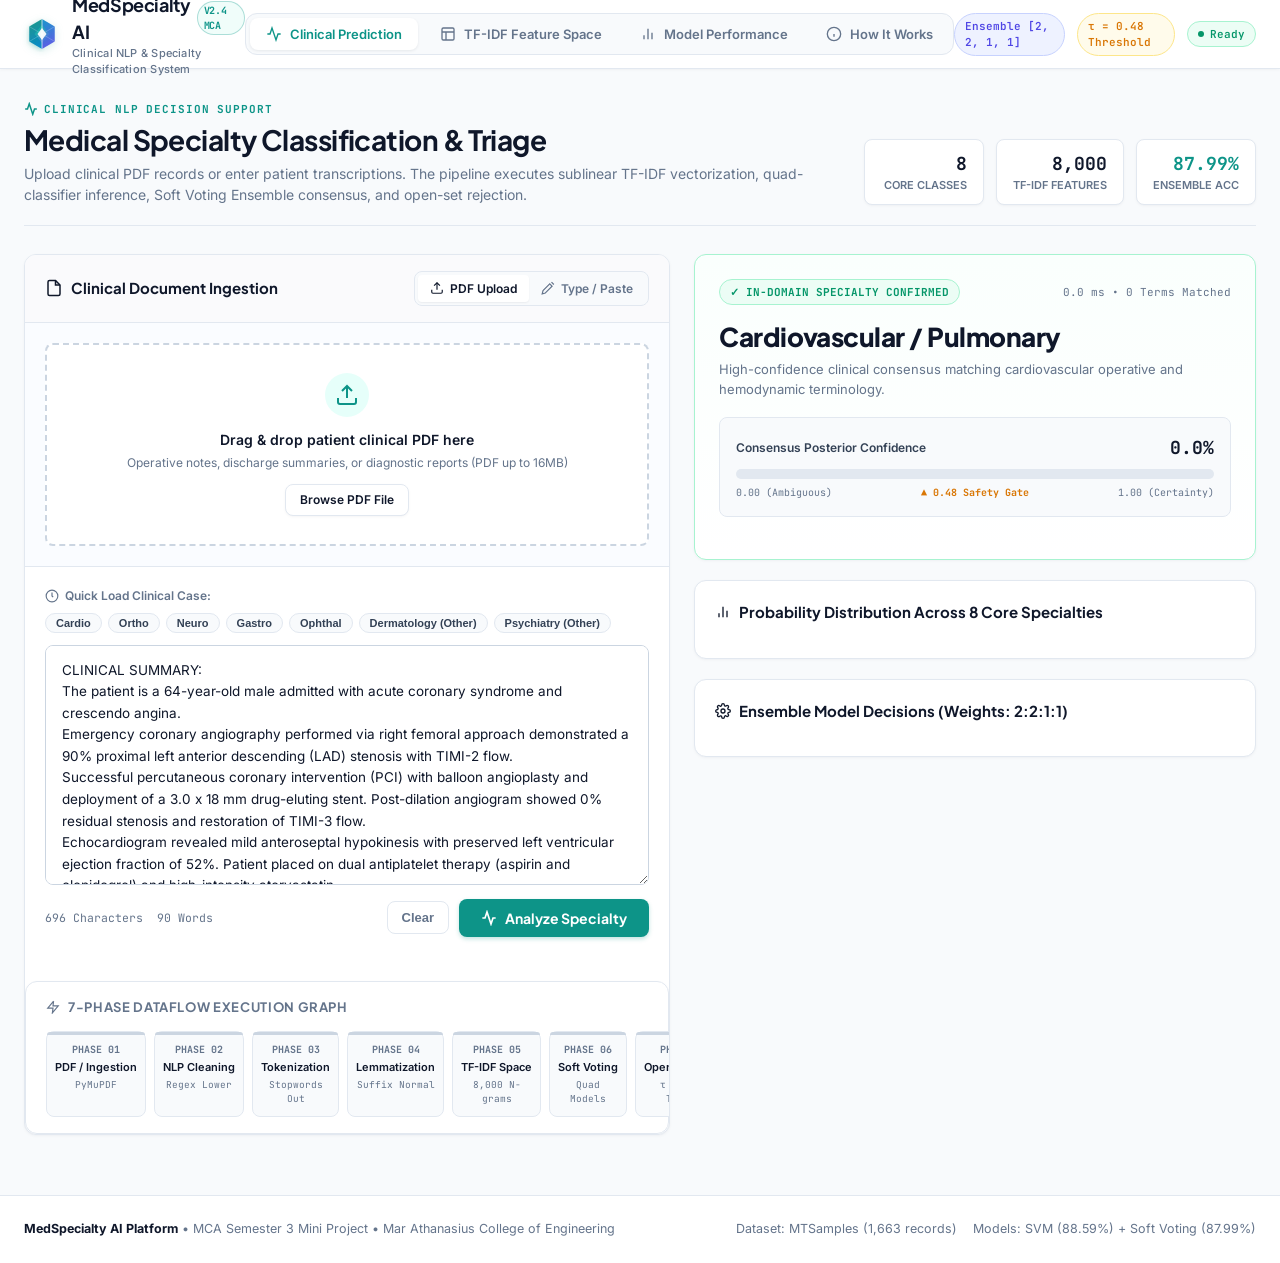
<file: templates/index.html>
<!DOCTYPE html>
<html lang="en">
<head>
  <meta charset="UTF-8">
  <meta name="viewport" content="width=device-width, initial-scale=1.0">
  <title>MedSpecialty AI Platform - Clinical NLP & Specialty Classification</title>
  <meta name="description" content="Clinical Decision-Support & Medical Specialty Classification using TF-IDF and Soft Voting Ensemble Machine Learning with Open-Set Rejection.">
  <link rel="icon" type="image/svg+xml" href="/static/img/logo.svg">
  <link rel="stylesheet" href="/static/css/styles.css">
</head>
<body>

  <!-- ========================================================================
       TOP HEADER & APPLICATION NAVIGATION
       ======================================================================== -->
  <header class="top-navbar">
    <div class="navbar-container">
      <div class="brand-section" onclick="switchView('view-prediction')">
        <img src="/static/img/logo.svg" alt="MedSpecialty AI Logo" class="brand-logo-img">
        <div class="brand-titles">
          <div class="brand-name">
            MedSpecialty AI <span class="brand-tag">v2.4 MCA</span>
          </div>
          <div class="brand-subtitle">Clinical NLP & Specialty Classification System</div>
        </div>
      </div>

      <nav class="nav-tabs">
        <button class="nav-tab-btn active" data-target="view-prediction">
          <svg viewBox="0 0 24 24" fill="none" stroke="currentColor" stroke-width="2"><path d="M22 12h-4l-3 9L9 3l-3 9H2"/></svg>
          Clinical Prediction
        </button>
        <button class="nav-tab-btn" data-target="view-features">
          <svg viewBox="0 0 24 24" fill="none" stroke="currentColor" stroke-width="2"><rect x="3" y="3" width="18" height="18" rx="2"/><path d="M3 9h18M9 21V9"/></svg>
          TF-IDF Feature Space
        </button>
        <button class="nav-tab-btn" data-target="view-performance">
          <svg viewBox="0 0 24 24" fill="none" stroke="currentColor" stroke-width="2"><line x1="18" y1="20" x2="18" y2="10"/><line x1="12" y1="20" x2="12" y2="4"/><line x1="6" y1="20" x2="6" y2="14"/></svg>
          Model Performance
        </button>
        <button class="nav-tab-btn" data-target="view-how-it-works">
          <svg viewBox="0 0 24 24" fill="none" stroke="currentColor" stroke-width="2"><circle cx="12" cy="12" r="10"/><line x1="12" y1="16" x2="12" y2="12"/><line x1="12" y1="8" x2="12.01" y2="8"/></svg>
          How It Works
        </button>
      </nav>

      <div class="header-meta">
        <div class="meta-badge badge-ensemble">Ensemble [2, 2, 1, 1]</div>
        <div class="meta-badge badge-threshold">τ = 0.48 Threshold</div>
        <div class="meta-badge badge-status">
          <span class="status-dot"></span>
          Ready
        </div>
      </div>
    </div>
  </header>

  <!-- ========================================================================
       APPLICATION MAIN CONTAINER
       ======================================================================== -->
  <main class="app-main">

    <!-- ======================================================================
         VIEW 1: CLINICAL PREDICTION & NLP PIPELINE
         ====================================================================== -->
    <section id="view-prediction" class="view-section active-view">
      <div class="page-hero">
        <div>
          <div class="hero-tag">
            <svg width="14" height="14" viewBox="0 0 24 24" fill="none" stroke="currentColor" stroke-width="2.5"><polyline points="22 12 18 12 15 21 9 3 6 12 2 12"/></svg>
            Clinical NLP Decision Support
          </div>
          <h1 class="hero-title">Medical Specialty Classification & Triage</h1>
          <p class="hero-subtitle">
            Upload clinical PDF records or enter patient transcriptions. The pipeline executes sublinear TF-IDF vectorization, quad-classifier inference, Soft Voting Ensemble consensus, and open-set rejection.
          </p>
        </div>
        <div class="hero-stats-row">
          <div class="hero-stat-card">
            <div class="stat-card-val">8</div>
            <div class="stat-card-lbl">Core Classes</div>
          </div>
          <div class="hero-stat-card">
            <div class="stat-card-val">8,000</div>
            <div class="stat-card-lbl">TF-IDF Features</div>
          </div>
          <div class="hero-stat-card">
            <div class="stat-card-val" style="color: var(--primary);">87.99%</div>
            <div class="stat-card-lbl">Ensemble Acc</div>
          </div>
        </div>
      </div>

      <div class="prediction-grid">
        <!-- Left Column: Input Card -->
        <div class="input-card">
          <div class="card-header-bar">
            <div class="card-title">
              <svg width="18" height="18" viewBox="0 0 24 24" fill="none" stroke="currentColor" stroke-width="2"><path d="M14 2H6a2 2 0 0 0-2 2v16a2 2 0 0 0 2 2h12a2 2 0 0 0 2-2V8z"/><polyline points="14 2 14 8 20 8"/></svg>
              Clinical Document Ingestion
            </div>
            <div class="input-mode-toggle">
              <button id="modePdfBtn" class="mode-btn active">
                <svg width="14" height="14" viewBox="0 0 24 24" fill="none" stroke="currentColor" stroke-width="2"><path d="M21 15v4a2 2 0 0 1-2 2H5a2 2 0 0 1-2-2v-4"/><polyline points="17 8 12 3 7 8"/><line x1="12" y1="3" x2="12" y2="15"/></svg>
                PDF Upload
              </button>
              <button id="modeTextBtn" class="mode-btn">
                <svg width="14" height="14" viewBox="0 0 24 24" fill="none" stroke="currentColor" stroke-width="2"><line x1="18" y1="2" x2="22" y2="6"/><path d="M7.5 20.5 19 9l-4-4L3.5 16.5 2 22z"/></svg>
                Type / Paste
              </button>
            </div>
          </div>

          <!-- PDF Upload Zone -->
          <div id="pdfUploadSection" class="pdf-upload-container">
            <div id="pdfDropzone" class="dropzone-box">
              <div class="dropzone-icon">
                <svg width="24" height="24" viewBox="0 0 24 24" fill="none" stroke="currentColor" stroke-width="2"><path d="M21 15v4a2 2 0 0 1-2 2H5a2 2 0 0 1-2-2v-4"/><polyline points="17 8 12 3 7 8"/><line x1="12" y1="3" x2="12" y2="15"/></svg>
              </div>
              <div class="dropzone-title">Drag & drop patient clinical PDF here</div>
              <div class="dropzone-subtitle">Operative notes, discharge summaries, or diagnostic reports (PDF up to 16MB)</div>
              <div class="dropzone-browse-btn">Browse PDF File</div>
              <input type="file" id="pdfFileInput" accept=".pdf" style="display: none;">
            </div>

            <!-- Selected File Card -->
            <div id="selectedFileCard" class="selected-file-card">
              <div class="file-info-col">
                <svg class="file-pdf-icon" viewBox="0 0 24 24" fill="none" stroke="currentColor" stroke-width="2"><path d="M14 2H6a2 2 0 0 0-2 2v16a2 2 0 0 0 2 2h12a2 2 0 0 0 2-2V8z"/><polyline points="14 2 14 8 20 8"/><path d="M10 12h4"/><path d="M10 16h4"/></svg>
                <div>
                  <div id="selectedFileName" class="file-name-text">patient_record.pdf</div>
                  <div id="selectedFileSize" class="file-size-text">0.0 KB</div>
                </div>
              </div>
              <div class="file-actions-row">
                <button id="extractPdfBtn" class="extract-btn">
                  <svg width="14" height="14" viewBox="0 0 24 24" fill="none" stroke="currentColor" stroke-width="2"><polyline points="20 6 9 17 4 12"/></svg>
                  Extract Text
                </button>
                <button id="removeFileBtn" class="remove-file-btn" title="Remove File">✕</button>
              </div>
            </div>
          </div>

          <!-- Clinical Text Editor Container -->
          <div class="text-editor-container">
            <div class="sample-selector-row">
              <div class="sample-label">
                <svg width="14" height="14" viewBox="0 0 24 24" fill="none" stroke="currentColor" stroke-width="2"><circle cx="12" cy="12" r="10"/><polyline points="12 6 12 12 14 14"/></svg>
                Quick Load Clinical Case:
              </div>
              <div class="sample-pills">
                <button class="sample-pill-btn" onclick="loadSample('cardiovascular')">Cardio</button>
                <button class="sample-pill-btn" onclick="loadSample('orthopedic')">Ortho</button>
                <button class="sample-pill-btn" onclick="loadSample('neurology')">Neuro</button>
                <button class="sample-pill-btn" onclick="loadSample('gastroenterology')">Gastro</button>
                <button class="sample-pill-btn" onclick="loadSample('ophthalmology')">Ophthal</button>
                <button class="sample-pill-btn pill-out-of-scope" onclick="loadSample('dermatology')" title="Test Open-Set Rejection">Dermatology (Other)</button>
                <button class="sample-pill-btn pill-out-of-scope" onclick="loadSample('psychiatry')" title="Test Open-Set Rejection">Psychiatry (Other)</button>
              </div>
            </div>

            <textarea id="transcriptionText" class="transcription-textarea" placeholder="Paste or type clinical operative report, discharge summary, or patient transcription here... The text can be modified before classification."></textarea>

            <div class="editor-footer-bar">
              <div class="editor-counters">
                <span id="charCountDisplay">0 Characters</span>
                <span id="wordCountDisplay">0 Words</span>
              </div>
              <div class="editor-actions">
                <button id="clearTextBtn" class="clear-btn">Clear</button>
                <button id="analyzeBtn" class="analyze-btn">
                  <svg width="16" height="16" viewBox="0 0 24 24" fill="none" stroke="currentColor" stroke-width="2.5"><polyline points="22 12 18 12 15 21 9 3 6 12 2 12"/></svg>
                  Analyze Specialty
                </button>
              </div>
            </div>
          </div>

          <!-- Interactive Pipeline Step Cards -->
          <div class="pipeline-execution-container">
            <div class="pipeline-bar-header">
              <div class="pipeline-header-title">
                <svg width="14" height="14" viewBox="0 0 24 24" fill="none" stroke="currentColor" stroke-width="2"><polyline points="13 2 3 14 12 14 11 22 21 10 12 10 13 2"/></svg>
                7-Phase Dataflow Execution Graph
              </div>
            </div>
            <div class="pipeline-steps-grid">
              <div class="pipe-step-card">
                <div class="step-num-badge">PHASE 01</div>
                <div class="step-name-text">PDF / Ingestion</div>
                <div class="step-sub-text">PyMuPDF</div>
              </div>
              <div class="pipe-step-card">
                <div class="step-num-badge">PHASE 02</div>
                <div class="step-name-text">NLP Cleaning</div>
                <div class="step-sub-text">Regex Lower</div>
              </div>
              <div class="pipe-step-card">
                <div class="step-num-badge">PHASE 03</div>
                <div class="step-name-text">Tokenization</div>
                <div class="step-sub-text">Stopwords Out</div>
              </div>
              <div class="pipe-step-card">
                <div class="step-num-badge">PHASE 04</div>
                <div class="step-name-text">Lemmatization</div>
                <div class="step-sub-text">Suffix Normal</div>
              </div>
              <div class="pipe-step-card">
                <div class="step-num-badge">PHASE 05</div>
                <div class="step-name-text">TF-IDF Space</div>
                <div class="step-sub-text">8,000 N-grams</div>
              </div>
              <div class="pipe-step-card">
                <div class="step-num-badge">PHASE 06</div>
                <div class="step-name-text">Soft Voting</div>
                <div class="step-sub-text">Quad Models</div>
              </div>
              <div class="pipe-step-card">
                <div class="step-num-badge">PHASE 07</div>
                <div class="step-name-text">Open-Set Gate</div>
                <div class="step-sub-text">τ = 0.48 Triage</div>
              </div>
            </div>
          </div>
        </div>

        <!-- Right Column: Decision & Prediction Cards -->
        <div class="results-column">
          <!-- Primary Specialty Decision Card -->
          <div id="specialtyDecisionCard" class="decision-card confirmed-card">
            <div class="decision-header-row">
              <div id="decisionTagBadge" class="decision-tag tag-confirmed">
                <span>✓ IN-DOMAIN SPECIALTY CONFIRMED</span>
              </div>
              <div id="inferenceLatencyDisplay" class="latency-badge">
                0.0 ms • 0 Terms Matched
              </div>
            </div>

            <div id="predictedSpecialtyTitle" class="specialty-result-title">Cardiovascular / Pulmonary</div>
            <div id="predictedSpecialtySubtitle" class="specialty-result-subtitle">
              High-confidence clinical consensus matching cardiovascular operative and hemodynamic terminology.
            </div>

            <!-- Confidence Meter -->
            <div class="confidence-meter-container">
              <div class="meter-top-row">
                <span class="meter-label">Consensus Posterior Confidence</span>
                <span id="meterValuePct" class="meter-value-pct">0.0%</span>
              </div>
              <div class="meter-bar-track">
                <div id="meterBarFill" class="meter-bar-fill fill-confirmed" style="width: 0%;"></div>
              </div>
              <div class="meter-threshold-guide">
                <span>0.00 (Ambiguous)</span>
                <span style="color: var(--amber-text); font-weight: 700;">▲ 0.48 Safety Gate</span>
                <span>1.00 (Certainty)</span>
              </div>
            </div>

            <!-- Out-of-Scope Warning Notice (Triggered when < 48%) -->
            <div id="outOfScopeNotice" class="out-of-scope-notice">
              <div class="notice-title">
                <svg width="16" height="16" viewBox="0 0 24 24" fill="none" stroke="currentColor" stroke-width="2.5"><path d="m21.73 18-8-14a2 2 0 0 0-3.48 0l-8 14A2 2 0 0 0 4 21h16a2 2 0 0 0 1.73-3Z"/><line x1="12" y1="9" x2="12" y2="13"/><line x1="12" y1="17" x2="12.01" y2="17"/></svg>
                Out-of-Scope Specialty / Ambiguous Transcription
              </div>
              <div class="notice-body">
                The ensemble peak confidence is below the safety threshold (48.0%). This record likely belongs to an unsupported medical domain (e.g. Dermatology, Psychiatry, Dentistry) or requires manual clinician review.
              </div>
              <div style="font-size: 11px; font-weight: 700; color: #92400E; margin-top: 8px;">NEAREST CANDIDATE DOMAINS:</div>
              <div id="candidateChipsRow" class="candidate-chips-row"></div>
            </div>
          </div>

          <!-- Probability Distribution Breakdown -->
          <div class="prob-dist-card">
            <div class="card-title">
              <svg width="16" height="16" viewBox="0 0 24 24" fill="none" stroke="currentColor" stroke-width="2"><line x1="18" y1="20" x2="18" y2="10"/><line x1="12" y1="20" x2="12" y2="4"/><line x1="6" y1="20" x2="6" y2="14"/></svg>
              Probability Distribution Across 8 Core Specialties
            </div>
            <div id="probDistList" class="prob-list">
              <!-- Populated by JavaScript -->
            </div>
          </div>

          <!-- 4-Model Consensus Grid -->
          <div class="consensus-grid-card">
            <div class="card-title">
              <svg width="16" height="16" viewBox="0 0 24 24" fill="none" stroke="currentColor" stroke-width="2"><circle cx="12" cy="12" r="3"/><path d="M19.4 15a1.65 1.65 0 0 0 .33 1.82l.06.06a2 2 0 0 1 0 2.83 2 2 0 0 1-2.83 0l-.06-.06a1.65 1.65 0 0 0-1.82-.33 1.65 1.65 0 0 0-1 1.51V21a2 2 0 0 1-2 2 2 2 0 0 1-2-2v-.09A1.65 1.65 0 0 0 9 19.4a1.65 1.65 0 0 0-1.82.33l-.06.06a2 2 0 0 1-2.83 0 2 2 0 0 1 0-2.83l.06-.06a1.65 1.65 0 0 0 .33-1.82 1.65 1.65 0 0 0-1.51-1H3a2 2 0 0 1-2-2 2 2 0 0 1 2-2h.09A1.65 1.65 0 0 0 4.6 9a1.65 1.65 0 0 0-.33-1.82l-.06-.06a2 2 0 0 1 0-2.83 2 2 0 0 1 2.83 0l.06.06a1.65 1.65 0 0 0 1.82.33H9a1.65 1.65 0 0 0 1-1.51V3a2 2 0 0 1 2-2 2 2 0 0 1 2 2v.09a1.65 1.65 0 0 0 1 1.51 1.65 1.65 0 0 0 1.82-.33l.06-.06a2 2 0 0 1 2.83 0 2 2 0 0 1 0 2.83l-.06.06a1.65 1.65 0 0 0-.33 1.82V9a1.65 1.65 0 0 0 1.51 1H21a2 2 0 0 1 2 2 2 2 0 0 1-2 2h-.09a1.65 1.65 0 0 0-1.51 1z"/></svg>
              Ensemble Model Decisions (Weights: 2:2:1:1)
            </div>
            <div id="modelsGridContainer" class="models-grid-4">
              <!-- Populated by JavaScript -->
            </div>
          </div>
        </div>
      </div>
    </section>

    <!-- ======================================================================
         VIEW 2: TF-IDF FEATURE EXTRACTION SCREEN
         ====================================================================== -->
    <section id="view-features" class="view-section">
      <div class="page-hero">
        <div>
          <div class="hero-tag">
            <svg width="14" height="14" viewBox="0 0 24 24" fill="none" stroke="currentColor" stroke-width="2.5"><rect x="3" y="3" width="18" height="18" rx="2"/><path d="M3 9h18M9 21V9"/></svg>
            NLP Feature Space
          </div>
          <h2 class="hero-title">TF-IDF Vector Space & N-Gram Representation</h2>
          <p class="hero-subtitle">
            Inspection of the 8,000-dimensional sparse vocabulary matrix constructed using unigrams and bigrams with sublinear logarithmic scaling and L2 normalization.
          </p>
        </div>
        <div class="hero-stats-row">
          <div class="hero-stat-card">
            <div id="activeFeaturesCountBadge" class="stat-card-val">0</div>
            <div class="stat-card-lbl">Non-Zero Terms</div>
          </div>
          <div class="hero-stat-card">
            <div id="vectorSparsityBadge" class="stat-card-val">100%</div>
            <div class="stat-card-lbl">Vector Sparsity</div>
          </div>
        </div>
      </div>

      <!-- Configuration Metrics Grid -->
      <div class="config-metrics-grid">
        <div class="config-metric-card">
          <div class="config-card-icon">
            <svg width="16" height="16" viewBox="0 0 24 24" fill="none" stroke="currentColor" stroke-width="2"><polygon points="12 2 2 7 12 12 22 7 12 2"/><polyline points="2 17 12 22 22 17"/><polyline points="2 12 12 17 22 12"/></svg>
          </div>
          <div class="config-val">8,000</div>
          <div class="config-lbl">Max Features</div>
          <div class="config-desc">Vocabulary ceiling</div>
        </div>

        <div class="config-metric-card">
          <div class="config-card-icon">
            <svg width="16" height="16" viewBox="0 0 24 24" fill="none" stroke="currentColor" stroke-width="2"><circle cx="12" cy="12" r="10"/><path d="M8 12h8"/></svg>
          </div>
          <div class="config-val">(1, 2)</div>
          <div class="config-lbl">N-Gram Range</div>
          <div class="config-desc">Unigrams + Bigrams</div>
        </div>

        <div class="config-metric-card">
          <div class="config-card-icon">
            <svg width="16" height="16" viewBox="0 0 24 24" fill="none" stroke="currentColor" stroke-width="2"><path d="M3 3v18h18"/><path d="m19 9-5 5-4-4-3 3"/></svg>
          </div>
          <div class="config-val">Enabled</div>
          <div class="config-lbl">Sublinear TF</div>
          <div class="config-desc">1 + log(TF) scaling</div>
        </div>

        <div class="config-metric-card">
          <div class="config-card-icon">
            <svg width="16" height="16" viewBox="0 0 24 24" fill="none" stroke="currentColor" stroke-width="2"><path d="M22 12h-4l-3 9L9 3l-3 9H2"/></svg>
          </div>
          <div class="config-val">2 Docs</div>
          <div class="config-lbl">Min DF</div>
          <div class="config-desc">Removes hapax legomena</div>
        </div>

        <div class="config-metric-card">
          <div class="config-card-icon">
            <svg width="16" height="16" viewBox="0 0 24 24" fill="none" stroke="currentColor" stroke-width="2"><path d="M12 2v20M17 5H9.5a3.5 3.5 0 0 0 0 7h5a3.5 3.5 0 0 1 0 7H6"/></svg>
          </div>
          <div class="config-val">0.70</div>
          <div class="config-lbl">Max DF</div>
          <div class="config-desc">70% corpus ceiling</div>
        </div>

        <div class="config-metric-card">
          <div class="config-card-icon">
            <svg width="16" height="16" viewBox="0 0 24 24" fill="none" stroke="currentColor" stroke-width="2"><circle cx="12" cy="12" r="10"/><polyline points="12 6 12 12 14 14"/></svg>
          </div>
          <div class="config-val">L2 Norm</div>
          <div class="config-lbl">Normalization</div>
          <div class="config-desc">Unit Euclidean vector</div>
        </div>
      </div>

      <!-- Top Informative N-Grams Data Table -->
      <div class="table-card">
        <div class="table-toolbar">
          <div class="card-title">
            <svg width="16" height="16" viewBox="0 0 24 24" fill="none" stroke="currentColor" stroke-width="2"><path d="M14 2H6a2 2 0 0 0-2 2v16a2 2 0 0 0 2 2h12a2 2 0 0 0 2-2V8z"/><polyline points="14 2 14 8 20 8"/></svg>
            Active Document Clinical Feature Weights
          </div>
          <div class="search-input-wrap">
            <svg class="search-icon" viewBox="0 0 24 24" fill="none" stroke="currentColor" stroke-width="2"><circle cx="11" cy="11" r="8"/><line x1="21" y1="21" x2="16.65" y2="16.65"/></svg>
            <input type="text" id="featureSearchInput" class="search-input" placeholder="Search extracted vocabulary terms...">
          </div>
        </div>

        <table class="clinical-data-table">
          <thead>
            <tr>
              <th style="width: 80px;">Rank</th>
              <th>Clinical N-Gram Feature</th>
              <th style="width: 140px;">Gram Type</th>
              <th style="width: 160px;">TF-IDF Weight</th>
              <th style="width: 220px;">Feature Significance</th>
            </tr>
          </thead>
          <tbody id="featuresTableBody">
            <tr>
              <td colspan="5" style="text-align: center; color: var(--text-muted); padding: 32px;">
                No features extracted yet. Load or analyze a medical transcription on the Clinical Prediction page.
              </td>
            </tr>
          </tbody>
        </table>
      </div>
    </section>

    <!-- ======================================================================
         VIEW 3: MODEL PERFORMANCE & EVALUATION SCREEN
         ====================================================================== -->
    <section id="view-performance" class="view-section">
      <div class="page-hero">
        <div>
          <div class="hero-tag">
            <svg width="14" height="14" viewBox="0 0 24 24" fill="none" stroke="currentColor" stroke-width="2.5"><line x1="18" y1="20" x2="18" y2="10"/><line x1="12" y1="20" x2="12" y2="4"/><line x1="6" y1="20" x2="6" y2="14"/></svg>
            Empirical Validation
          </div>
          <h2 class="hero-title">Model Performance & Evaluation Benchmarks</h2>
          <p class="hero-subtitle">
            Holdout test set evaluation on 333 curated MTSamples records. Linear SVM delivers the highest individual accuracy (88.59%), while the Soft Voting Ensemble yields calibrated posteriors (87.99%) for open-set triage.
          </p>
        </div>
      </div>

      <!-- 5 Benchmark Cards Grid -->
      <div class="benchmark-cards-grid">
        <!-- Linear SVM -->
        <div class="bench-card featured-bench">
          <span class="bench-card-badge">Top Individual Classifier</span>
          <div class="bench-model-name">Linear SVM (SGD/SVC)</div>
          <div class="bench-stat-group">
            <div class="bench-metric-val">88.59%</div>
            <div class="bench-metric-lbl">Accuracy</div>
          </div>
          <div class="bench-f1-row">
            <span>Macro F1: <strong>0.8971</strong></span>
            <span>Weight: <strong>2</strong></span>
          </div>
        </div>

        <!-- Soft Voting Ensemble -->
        <div class="bench-card featured-bench" style="border-color: #818CF8; background: linear-gradient(180deg, #EEF2FF 0%, #FFFFFF 100%);">
          <span class="bench-card-badge" style="background-color: var(--indigo-bg); color: var(--indigo-text); border-color: var(--indigo-border);">Production Consensus</span>
          <div class="bench-model-name">Soft Voting Ensemble</div>
          <div class="bench-stat-group">
            <div class="bench-metric-val">87.99%</div>
            <div class="bench-metric-lbl">Accuracy</div>
          </div>
          <div class="bench-f1-row">
            <span>Macro F1: <strong>0.8898</strong></span>
            <span>Weights: <strong>[2, 2, 1, 1]</strong></span>
          </div>
        </div>

        <!-- Logistic Regression -->
        <div class="bench-card">
          <span class="bench-card-badge" style="background-color: #F0F9FF; color: #0284C7; border-color: #BAE6FD;">Calibrated Odds</span>
          <div class="bench-model-name">Logistic Regression</div>
          <div class="bench-stat-group">
            <div class="bench-metric-val">87.09%</div>
            <div class="bench-metric-lbl">Accuracy</div>
          </div>
          <div class="bench-f1-row">
            <span>Macro F1: <strong>0.8846</strong></span>
            <span>Weight: <strong>2</strong></span>
          </div>
        </div>

        <!-- Random Forest -->
        <div class="bench-card">
          <span class="bench-card-badge" style="background-color: #F8FAFC; color: #475569; border-color: #CBD5E1;">Non-Linear Trees</span>
          <div class="bench-model-name">Random Forest</div>
          <div class="bench-stat-group">
            <div class="bench-metric-val">81.98%</div>
            <div class="bench-metric-lbl">Accuracy</div>
          </div>
          <div class="bench-f1-row">
            <span>Macro F1: <strong>0.8274</strong></span>
            <span>Weight: <strong>1</strong></span>
          </div>
        </div>

        <!-- Multinomial Naive Bayes -->
        <div class="bench-card">
          <span class="bench-card-badge" style="background-color: #F8FAFC; color: #475569; border-color: #CBD5E1;">Probabilistic Baseline</span>
          <div class="bench-model-name">Multinomial Naive Bayes</div>
          <div class="bench-stat-group">
            <div class="bench-metric-val">77.48%</div>
            <div class="bench-metric-lbl">Accuracy</div>
          </div>
          <div class="bench-f1-row">
            <span>Macro F1: <strong>0.7743</strong></span>
            <span>Weight: <strong>1</strong></span>
          </div>
        </div>
      </div>

      <!-- Confusion Matrix & Classification Report Grid -->
      <div class="perf-detail-grid">
        <!-- Confusion Matrix Heatmap -->
        <div class="table-card">
          <div class="table-toolbar">
            <div class="card-title">
              <svg width="16" height="16" viewBox="0 0 24 24" fill="none" stroke="currentColor" stroke-width="2"><rect x="3" y="3" width="18" height="18" rx="2"/><path d="M3 9h18M9 21V9"/></svg>
              Soft Voting Confusion Matrix (8×8 Holdout Test Set)
            </div>
            <span style="font-family: var(--font-mono); font-size: 11px; color: var(--text-muted);">N = 333 Records</span>
          </div>
          <div class="cm-matrix-container">
            <table class="cm-table">
              <thead>
                <tr>
                  <th style="text-align: left;">True \ Pred</th>
                  <th>Cardio</th>
                  <th>ENT</th>
                  <th>Gastro</th>
                  <th>Neuro</th>
                  <th>OB/GYN</th>
                  <th>Ophth</th>
                  <th>Ortho</th>
                  <th>Uro</th>
                </tr>
              </thead>
              <tbody>
                <tr>
                  <td style="text-align: left; font-weight: 600;">Cardio (74)</td>
                  <td class="cm-cell cm-diag">69</td>
                  <td class="cm-cell cm-off">0</td>
                  <td class="cm-cell cm-off nonzero-off">2</td>
                  <td class="cm-cell cm-off nonzero-off">2</td>
                  <td class="cm-cell cm-off">0</td>
                  <td class="cm-cell cm-off">0</td>
                  <td class="cm-cell cm-off nonzero-off">1</td>
                  <td class="cm-cell cm-off">0</td>
                </tr>
                <tr>
                  <td style="text-align: left; font-weight: 600;">ENT (19)</td>
                  <td class="cm-cell cm-off nonzero-off">3</td>
                  <td class="cm-cell cm-diag">15</td>
                  <td class="cm-cell cm-off">0</td>
                  <td class="cm-cell cm-off nonzero-off">1</td>
                  <td class="cm-cell cm-off">0</td>
                  <td class="cm-cell cm-off">0</td>
                  <td class="cm-cell cm-off">0</td>
                  <td class="cm-cell cm-off">0</td>
                </tr>
                <tr>
                  <td style="text-align: left; font-weight: 600;">Gastro (45)</td>
                  <td class="cm-cell cm-off nonzero-off">1</td>
                  <td class="cm-cell cm-off">0</td>
                  <td class="cm-cell cm-diag">40</td>
                  <td class="cm-cell cm-off nonzero-off">2</td>
                  <td class="cm-cell cm-off nonzero-off">2</td>
                  <td class="cm-cell cm-off">0</td>
                  <td class="cm-cell cm-off">0</td>
                  <td class="cm-cell cm-off">0</td>
                </tr>
                <tr>
                  <td style="text-align: left; font-weight: 600;">Neuro (45)</td>
                  <td class="cm-cell cm-off nonzero-off">2</td>
                  <td class="cm-cell cm-off nonzero-off">1</td>
                  <td class="cm-cell cm-off">0</td>
                  <td class="cm-cell cm-diag">36</td>
                  <td class="cm-cell cm-off">0</td>
                  <td class="cm-cell cm-off">0</td>
                  <td class="cm-cell cm-off nonzero-off">6</td>
                  <td class="cm-cell cm-off">0</td>
                </tr>
                <tr>
                  <td style="text-align: left; font-weight: 600;">OB/GYN (31)</td>
                  <td class="cm-cell cm-off nonzero-off">2</td>
                  <td class="cm-cell cm-off">0</td>
                  <td class="cm-cell cm-off">0</td>
                  <td class="cm-cell cm-off">0</td>
                  <td class="cm-cell cm-diag">29</td>
                  <td class="cm-cell cm-off">0</td>
                  <td class="cm-cell cm-off">0</td>
                  <td class="cm-cell cm-off">0</td>
                </tr>
                <tr>
                  <td style="text-align: left; font-weight: 600;">Ophth (17)</td>
                  <td class="cm-cell cm-off">0</td>
                  <td class="cm-cell cm-off">0</td>
                  <td class="cm-cell cm-off">0</td>
                  <td class="cm-cell cm-off nonzero-off">1</td>
                  <td class="cm-cell cm-off">0</td>
                  <td class="cm-cell cm-diag">16</td>
                  <td class="cm-cell cm-off">0</td>
                  <td class="cm-cell cm-off">0</td>
                </tr>
                <tr>
                  <td style="text-align: left; font-weight: 600;">Ortho (71)</td>
                  <td class="cm-cell cm-off">0</td>
                  <td class="cm-cell cm-off">0</td>
                  <td class="cm-cell cm-off">0</td>
                  <td class="cm-cell cm-off nonzero-off">11</td>
                  <td class="cm-cell cm-off">0</td>
                  <td class="cm-cell cm-off">0</td>
                  <td class="cm-cell cm-diag">60</td>
                  <td class="cm-cell cm-off">0</td>
                </tr>
                <tr>
                  <td style="text-align: left; font-weight: 600;">Uro (31)</td>
                  <td class="cm-cell cm-off">0</td>
                  <td class="cm-cell cm-off">0</td>
                  <td class="cm-cell cm-off nonzero-off">3</td>
                  <td class="cm-cell cm-off">0</td>
                  <td class="cm-cell cm-off">0</td>
                  <td class="cm-cell cm-off">0</td>
                  <td class="cm-cell cm-off">0</td>
                  <td class="cm-cell cm-diag">28</td>
                </tr>
              </tbody>
            </table>
          </div>
        </div>

        <!-- Classification Report Table -->
        <div class="table-card">
          <div class="table-toolbar">
            <div class="card-title">
              <svg width="16" height="16" viewBox="0 0 24 24" fill="none" stroke="currentColor" stroke-width="2"><path d="M14 2H6a2 2 0 0 0-2 2v16a2 2 0 0 0 2 2h12a2 2 0 0 0 2-2V8z"/><polyline points="14 2 14 8 20 8"/></svg>
              Per-Specialty Precision, Recall & F1-Scores
            </div>
            <span style="font-family: var(--font-mono); font-size: 11px; color: var(--primary); font-weight: 700;">Macro F1: 0.8898</span>
          </div>
          <table class="clinical-data-table">
            <thead>
              <tr>
                <th>Clinical Specialty</th>
                <th style="width: 100px;">Precision</th>
                <th style="width: 100px;">Recall</th>
                <th style="width: 100px;">F1-Score</th>
                <th style="width: 90px;">Support</th>
              </tr>
            </thead>
            <tbody>
              <tr>
                <td><strong>Cardiovascular / Pulmonary</strong></td>
                <td class="mono-cell">0.90</td>
                <td class="mono-cell">0.93</td>
                <td class="mono-cell" style="color: var(--primary); font-weight: 700;">0.91</td>
                <td class="mono-cell">74</td>
              </tr>
              <tr>
                <td><strong>ENT - Otolaryngology</strong></td>
                <td class="mono-cell">0.94</td>
                <td class="mono-cell">0.79</td>
                <td class="mono-cell" style="color: var(--primary); font-weight: 700;">0.86</td>
                <td class="mono-cell">19</td>
              </tr>
              <tr>
                <td><strong>Gastroenterology</strong></td>
                <td class="mono-cell">0.89</td>
                <td class="mono-cell">0.89</td>
                <td class="mono-cell" style="color: var(--primary); font-weight: 700;">0.89</td>
                <td class="mono-cell">45</td>
              </tr>
              <tr>
                <td><strong>Neurology</strong></td>
                <td class="mono-cell">0.68</td>
                <td class="mono-cell">0.80</td>
                <td class="mono-cell" style="color: var(--primary); font-weight: 700;">0.73</td>
                <td class="mono-cell">45</td>
              </tr>
              <tr>
                <td><strong>Obstetrics / Gynecology</strong></td>
                <td class="mono-cell">0.94</td>
                <td class="mono-cell">0.94</td>
                <td class="mono-cell" style="color: var(--primary); font-weight: 700;">0.94</td>
                <td class="mono-cell">31</td>
              </tr>
              <tr>
                <td><strong>Ophthalmology</strong></td>
                <td class="mono-cell">1.00</td>
                <td class="mono-cell">0.94</td>
                <td class="mono-cell" style="color: var(--primary); font-weight: 700;">0.97</td>
                <td class="mono-cell">17</td>
              </tr>
              <tr>
                <td><strong>Orthopedic</strong></td>
                <td class="mono-cell">0.90</td>
                <td class="mono-cell">0.85</td>
                <td class="mono-cell" style="color: var(--primary); font-weight: 700;">0.87</td>
                <td class="mono-cell">71</td>
              </tr>
              <tr>
                <td><strong>Urology</strong></td>
                <td class="mono-cell">1.00</td>
                <td class="mono-cell">0.90</td>
                <td class="mono-cell" style="color: var(--primary); font-weight: 700;">0.95</td>
                <td class="mono-cell">31</td>
              </tr>
            </tbody>
          </table>
        </div>
      </div>
    </section>

    <!-- ======================================================================
         VIEW 4: HOW IT WORKS (STITCH DESIGN FAITHFULNESS)
         ====================================================================== -->
    <section id="view-how-it-works" class="view-section">
      <div class="page-hero">
        <div>
          <div class="hero-tag">
            <svg width="14" height="14" viewBox="0 0 24 24" fill="none" stroke="currentColor" stroke-width="2.5"><circle cx="12" cy="12" r="10"/><line x1="12" y1="16" x2="12" y2="12"/><line x1="12" y1="8" x2="12.01" y2="8"/></svg>
            System Architecture
          </div>
          <h2 class="hero-title">How It Works: End-to-End Clinical NLP Pipeline</h2>
          <p class="hero-subtitle">
            An architectural, step-by-step mathematical breakdown of how transcription parsing, TF-IDF vectorization, ensemble classification, and open-set rejection operate.
          </p>
        </div>
      </div>

      <!-- Surgical Examination of Pipeline Tiers -->
      <div class="how-phases-grid">
        <!-- Tier 1 -->
        <div class="how-tier-card">
          <div class="how-tier-top">
            <span class="how-phase-pill">PHASE 01: DOCUMENT INGESTION</span>
            <span style="font-family: var(--font-mono); font-size: 11px; color: var(--text-muted);">PyMuPDF / Text</span>
          </div>
          <h3 class="how-tier-title">Document Parsing & Ingestion</h3>
          <p class="how-tier-body">
            Patient clinical documentation is accepted either via manual transcription entry or multi-page PDF document upload. The PDF engine utilizes in-memory byte stream extraction via PyMuPDF (fitz) to retrieve pure UTF-8 clinical text while omitting document headers and layout noise.
          </p>
          <div class="code-snippet-box">
            <span class="code-keyword">import</span> fitz<br>
            doc = fitz.open(stream=pdf_bytes, filetype=<span class="code-str">"pdf"</span>)<br>
            extracted_text = <span class="code-str">"\n"</span>.join([page.get_text() <span class="code-keyword">for</span> page <span class="code-keyword">in</span> doc])
          </div>
          <div class="clinical-importance-callout">
            <div class="callout-title">Why this matters in clinical NLP</div>
            Clinical reports frequently contain unstructured typographical artifacts. In-memory stream extraction preserves critical syntactic proximity between symptoms and diagnoses.
          </div>
        </div>

        <!-- Tier 2 -->
        <div class="how-tier-card">
          <div class="how-tier-top">
            <span class="how-phase-pill">PHASE 02: NLP PURIFICATION</span>
            <span style="font-family: var(--font-mono); font-size: 11px; color: var(--text-muted);">Regex & Stopwords</span>
          </div>
          <h3 class="how-tier-title">Text Cleaning & Tokenization</h3>
          <p class="how-tier-body">
            Unstructured medical dictations undergo lowercasing, non-alphanumeric noise elimination, and whitespace normalization. Punctuation characters are converted to token delimiters while preserving hyphenated anatomical descriptors. English stop words are filtered out.
          </p>
          <div class="code-snippet-box">
            cleaned = re.sub(<span class="code-str">r'[^a-zA-Z0-9\s]'</span>, <span class="code-str">' '</span>, raw_text.lower())<br>
            tokens = re.findall(<span class="code-str">r'\b[a-zA-Z]{2,}\b'</span>, cleaned)<br>
            filtered = [t <span class="code-keyword">for</span> t <span class="code-keyword">in</span> tokens <span class="code-keyword">if</span> t <span class="code-keyword">not in</span> STOP_WORDS]
          </div>
          <div class="clinical-importance-callout">
            <div class="callout-title">Why this matters in clinical NLP</div>
            Standard conversational filler words like "the", "with", "from" dilute specialized clinical vocabulary. Removing them forces TF-IDF attention onto clinical tokens.
          </div>
        </div>

        <!-- Tier 3 -->
        <div class="how-tier-card">
          <div class="how-tier-top">
            <span class="how-phase-pill">PHASE 03: TF-IDF VECTORIZATION</span>
            <span style="font-family: var(--font-mono); font-size: 11px; color: var(--text-muted);">8,000 Dimensions</span>
          </div>
          <h3 class="how-tier-title">Sublinear TF-IDF Vectorization</h3>
          <p class="how-tier-body">
            The cleaned text is converted into an 8,000-dimensional sparse feature vector using unigrams and bigrams. Sublinear term frequency scaling replaces raw term count $TF$ with $1 + \ln(TF)$ to dampen the impact of repeated clinical tokens.
          </p>
          <div class="code-snippet-box">
            tfidf = TfidfVectorizer(max_features=<span class="code-num">8000</span>, ngram_range=(<span class="code-num">1</span>, <span class="code-num">2</span>),<br>
            &nbsp;&nbsp;&nbsp;&nbsp;&nbsp;&nbsp;&nbsp;&nbsp;&nbsp;&nbsp;&nbsp;&nbsp;&nbsp;&nbsp;&nbsp;&nbsp;&nbsp;&nbsp;&nbsp;&nbsp;sublinear_tf=<span class="code-keyword">True</span>, min_df=<span class="code-num">2</span>, max_df=<span class="code-num">0.70</span>)
          </div>
          <div class="clinical-importance-callout">
            <div class="callout-title">Why this matters in clinical NLP</div>
            A clinician repeating "coronary" ten times does not mean the document is ten times more cardiovascular than a record mentioning it twice. Logarithmic scaling prevents high-frequency term dominance.
          </div>
        </div>

        <!-- Tier 4 -->
        <div class="how-tier-card">
          <div class="how-tier-top">
            <span class="how-phase-pill">PHASE 04: QUAD-MODEL INFERENCE</span>
            <span style="font-family: var(--font-mono); font-size: 11px; color: var(--text-muted);">SVM, LR, RF, MNB</span>
          </div>
          <h3 class="how-tier-title">Multi-Classifier Parallel Inference</h3>
          <p class="how-tier-body">
            The 8,000-dimensional vector is processed concurrently by four diverse machine learning architectures: Linear SVM (hyperplane margins), Logistic Regression (calibrated log-odds), Random Forest (decision tree bagging), and Multinomial Naive Bayes (conditional probabilities).
          </p>
          <div class="code-snippet-box">
            probs_svm = svm_model.predict_proba(vec)<br>
            probs_lr&nbsp; = lr_model.predict_proba(vec)<br>
            probs_rf&nbsp; = rf_model.predict_proba(vec)<br>
            probs_mnb = mnb_model.predict_proba(vec)
          </div>
          <div class="clinical-importance-callout">
            <div class="callout-title">Why this matters in clinical NLP</div>
            Different models exhibit orthogonal inductive biases. Linear SVM discovers crisp discriminative boundaries, while Logistic Regression ensures proper probability calibration.
          </div>
        </div>
      </div>

      <!-- Ensemble Sensitivity Engine Panel -->
      <div class="sensitivity-engine-card">
        <div class="card-title">
          <svg width="18" height="18" viewBox="0 0 24 24" fill="none" stroke="currentColor" stroke-width="2"><path d="M12 2v20M17 5H9.5a3.5 3.5 0 0 0 0 7h5a3.5 3.5 0 0 1 0 7H6"/></svg>
          Ensemble Soft-Voting & Weight Sensitivity Engine
        </div>
        <p style="font-size: 13px; color: var(--text-muted); margin-top: 4px;">
          Adjust the model voting weights below to observe how the consensus formula computes the final posterior probability distribution.
        </p>

        <div class="sensitivity-grid">
          <div class="slider-group">
            <div class="slider-row">
              <div class="slider-meta-top">
                <span>Linear SVM (Weight: <strong id="svmWeightVal">2</strong>)</span>
                <span style="font-family: var(--font-mono); font-size: 11px; color: var(--primary);">88.59% Acc</span>
              </div>
              <input type="range" id="svmWeightSlider" class="slider-control" min="1" max="5" value="2">
            </div>

            <div class="slider-row">
              <div class="slider-meta-top">
                <span>Logistic Regression (Weight: <strong id="lrWeightVal">2</strong>)</span>
                <span style="font-family: var(--font-mono); font-size: 11px; color: var(--secondary);">87.09% Acc</span>
              </div>
              <input type="range" id="lrWeightSlider" class="slider-control" min="1" max="5" value="2">
            </div>

            <div class="slider-row">
              <div class="slider-meta-top">
                <span>Random Forest (Weight: <strong id="rfWeightVal">1</strong>)</span>
                <span style="font-family: var(--font-mono); font-size: 11px; color: var(--text-muted);">81.98% Acc</span>
              </div>
              <input type="range" id="rfWeightSlider" class="slider-control" min="1" max="5" value="1">
            </div>

            <div class="slider-row">
              <div class="slider-meta-top">
                <span>Multinomial Naive Bayes (Weight: <strong id="mnbWeightVal">1</strong>)</span>
                <span style="font-family: var(--font-mono); font-size: 11px; color: var(--text-muted);">77.48% Acc</span>
              </div>
              <input type="range" id="mnbWeightSlider" class="slider-control" min="1" max="5" value="1">
            </div>
          </div>

          <div style="background-color: #FAFAFC; border: 1px solid var(--border-default); border-radius: var(--radius-md); padding: 20px; display: flex; flex-direction: column; justify-content: center;">
            <div style="font-size: 11px; font-weight: 700; color: var(--text-muted); text-transform: uppercase; margin-bottom: 6px;">Consensus Mathematical Formula</div>
            <div id="formulaWeights" style="font-family: var(--font-mono); font-size: 15px; font-weight: 700; color: var(--tertiary); margin-bottom: 8px;">
              (2×SVM + 2×LR + 1×RF + 1×MNB) / 6
            </div>
            <div id="totalWeightSum" style="font-family: var(--font-mono); font-size: 12px; color: var(--text-secondary); margin-bottom: 12px;">
              Total Weight Divisor: 6
            </div>
            <p style="font-size: 12px; color: var(--text-muted); line-height: 1.5;">
              Soft Voting calculates a weighted linear combination of model probability estimates. The SVM and Logistic Regression receive double weight due to superior hyperplane separation and probability calibration.
            </p>
          </div>
        </div>
      </div>
    </section>

  </main>

  <!-- ========================================================================
       APPLICATION FOOTER
       ======================================================================== -->
  <footer class="app-footer">
    <div class="footer-inner">
      <div class="footer-credits">
        <strong>MedSpecialty AI Platform</strong> • MCA Semester 3 Mini Project • Mar Athanasius College of Engineering
      </div>
      <div class="footer-links">
        <span>Dataset: MTSamples (1,663 records)</span>
        <span>Models: SVM (88.59%) + Soft Voting (87.99%)</span>
      </div>
    </div>
  </footer>

  <script src="/static/js/app.js"></script>
</body>
</html>
</file>
<file: static/css/styles.css>
/* ==========================================================================
   MEDSPECIALTY AI PLATFORM - CLINICAL NLP INTELLIGENCE DESIGN SYSTEM
   Source of Truth: Google Stitch Design Specifications (Project 7576853061346479581)
   ========================================================================== */

@import url('https://fonts.googleapis.com/css2?family=Inter:wght@300;400;500;600;700&family=JetBrains+Mono:wght@400;500;600;700&family=Plus+Jakarta+Sans:wght@500;600;700;800&display=swap');

:root {
  /* Brand Clinical Palette */
  --primary: #0D9488;
  --primary-hover: #0F766E;
  --primary-light: #F0FDFA;
  --primary-glow: rgba(13, 148, 136, 0.18);
  
  --secondary: #0284C7;
  --secondary-hover: #0369A1;
  --secondary-light: #F0F9FF;
  
  --tertiary: #4F46E5;
  --tertiary-hover: #4338CA;
  --tertiary-light: #EEF2FF;
  
  /* Neutral Slate Palette */
  --bg-ground: #F8FAFC;
  --surface-card: #FFFFFF;
  --surface-elevated: #FFFFFF;
  --surface-subtle: #F1F5F9;
  
  --border-default: #E2E8F0;
  --border-hover: #CBD5E1;
  --border-active: #94A3B8;
  
  --text-main: #0F172A;
  --text-secondary: #334155;
  --text-muted: #64748B;
  --text-light: #94A3B8;
  
  /* Functional Semantic Status Accents */
  --emerald-text: #059669;
  --emerald-bg: #ECFDF5;
  --emerald-border: #A7F3D0;
  
  --amber-text: #D97706;
  --amber-bg: #FFFBEB;
  --amber-border: #FDE68A;
  
  --crimson-text: #DC2626;
  --crimson-bg: #FEF2F2;
  --crimson-border: #FECACA;
  
  --indigo-text: #4F46E5;
  --indigo-bg: #EEF2FF;
  --indigo-border: #C7D2FE;
  
  /* Typography Triad */
  --font-headline: 'Plus Jakarta Sans', system-ui, -apple-system, sans-serif;
  --font-body: 'Inter', system-ui, -apple-system, sans-serif;
  --font-mono: 'JetBrains Mono', monospace;
  
  /* Geometry & Shadows */
  --radius-sm: 4px;
  --radius-md: 8px;
  --radius-lg: 12px;
  --radius-xl: 16px;
  --radius-pill: 9999px;
  
  --shadow-sm: 0 1px 3px 0 rgba(15, 23, 42, 0.04), 0 1px 2px -1px rgba(15, 23, 42, 0.02);
  --shadow-md: 0 4px 6px -1px rgba(15, 23, 42, 0.05), 0 2px 4px -2px rgba(15, 23, 42, 0.03);
  --shadow-lg: 0 10px 15px -3px rgba(15, 23, 42, 0.07), 0 4px 6px -4px rgba(15, 23, 42, 0.04);
}

/* Base Reset & Smoothness */
*, *::before, *::after {
  box-sizing: border-box;
  margin: 0;
  padding: 0;
}

body {
  font-family: var(--font-body);
  background-color: var(--bg-ground);
  color: var(--text-main);
  line-height: 1.5;
  -webkit-font-smoothing: antialiased;
  -moz-osx-font-smoothing: grayscale;
  min-height: 100vh;
  display: flex;
  flex-direction: column;
}

/* ==========================================================================
   TOP HEADER & NAVIGATION BAR
   ========================================================================== */

.top-navbar {
  background-color: var(--surface-card);
  border-bottom: 1px solid var(--border-default);
  position: sticky;
  top: 0;
  z-index: 100;
  box-shadow: var(--shadow-sm);
}

.navbar-container {
  max-width: 1400px;
  margin: 0 auto;
  padding: 0 24px;
  height: 68px;
  display: flex;
  align-items: center;
  justify-content: space-between;
}

.brand-section {
  display: flex;
  align-items: center;
  gap: 12px;
  text-decoration: none;
  cursor: pointer;
}

.brand-logo-img {
  width: 36px;
  height: 36px;
  filter: drop-shadow(0 2px 4px rgba(13, 148, 136, 0.2));
}

.brand-titles {
  display: flex;
  flex-direction: column;
}

.brand-name {
  font-family: var(--font-headline);
  font-size: 18px;
  font-weight: 700;
  color: var(--text-main);
  letter-spacing: -0.02em;
  display: flex;
  align-items: center;
  gap: 6px;
}

.brand-tag {
  font-family: var(--font-mono);
  font-size: 10px;
  font-weight: 700;
  background-color: var(--primary-light);
  color: var(--primary);
  border: 1px solid rgba(13, 148, 136, 0.3);
  padding: 1px 6px;
  border-radius: var(--radius-pill);
  text-transform: uppercase;
}

.brand-subtitle {
  font-size: 11px;
  font-weight: 500;
  color: var(--text-muted);
  letter-spacing: 0.02em;
}

/* Navigation Tabs */
.nav-tabs {
  display: flex;
  align-items: center;
  gap: 6px;
  background-color: var(--bg-ground);
  padding: 4px;
  border-radius: var(--radius-lg);
  border: 1px solid var(--border-default);
}

.nav-tab-btn {
  background: transparent;
  border: none;
  padding: 8px 16px;
  font-family: var(--font-body);
  font-size: 13px;
  font-weight: 600;
  color: var(--text-muted);
  border-radius: var(--radius-md);
  cursor: pointer;
  transition: all 0.2s cubic-bezier(0.4, 0, 0.2, 1);
  display: flex;
  align-items: center;
  gap: 8px;
  white-space: nowrap;
}

.nav-tab-btn:hover {
  color: var(--text-main);
  background-color: rgba(255, 255, 255, 0.7);
}

.nav-tab-btn.active {
  background-color: var(--surface-card);
  color: var(--primary);
  box-shadow: 0 1px 3px rgba(15, 23, 42, 0.08);
}

.nav-tab-btn svg {
  width: 16px;
  height: 16px;
}

/* Quick Status Badges (Right Header) */
.header-meta {
  display: flex;
  align-items: center;
  gap: 12px;
}

.meta-badge {
  font-family: var(--font-mono);
  font-size: 11px;
  font-weight: 600;
  padding: 4px 10px;
  border-radius: var(--radius-pill);
  display: flex;
  align-items: center;
  gap: 6px;
}

.badge-ensemble {
  background-color: var(--indigo-bg);
  color: var(--indigo-text);
  border: 1px solid var(--indigo-border);
}

.badge-threshold {
  background-color: var(--amber-bg);
  color: var(--amber-text);
  border: 1px solid var(--amber-border);
}

.badge-status {
  background-color: var(--emerald-bg);
  color: var(--emerald-text);
  border: 1px solid var(--emerald-border);
}

.status-dot {
  width: 6px;
  height: 6px;
  border-radius: 50%;
  background-color: var(--emerald-text);
  animation: pulse-dot 2s infinite ease-in-out;
}

@keyframes pulse-dot {
  0%, 100% { opacity: 1; transform: scale(1); }
  50% { opacity: 0.4; transform: scale(0.85); }
}

/* ==========================================================================
   APP MAIN SHELL & PAGE CONTAINERS
   ========================================================================== */

.app-main {
  flex: 1;
  max-width: 1400px;
  width: 100%;
  margin: 0 auto;
  padding: 32px 24px 60px;
}

.view-section {
  display: none;
  animation: fadeIn 0.25s ease-out;
}

.view-section.active-view {
  display: block;
}

@keyframes fadeIn {
  from { opacity: 0; transform: translateY(6px); }
  to { opacity: 1; transform: translateY(0); }
}

/* Common Section Header Banner */
.page-hero {
  margin-bottom: 28px;
  display: flex;
  justify-content: space-between;
  align-items: flex-end;
  border-bottom: 1px solid var(--border-default);
  padding-bottom: 20px;
}

.hero-tag {
  font-family: var(--font-mono);
  font-size: 11px;
  font-weight: 700;
  text-transform: uppercase;
  letter-spacing: 0.08em;
  color: var(--primary);
  margin-bottom: 4px;
  display: flex;
  align-items: center;
  gap: 6px;
}

.hero-title {
  font-family: var(--font-headline);
  font-size: 28px;
  font-weight: 700;
  color: var(--text-main);
  letter-spacing: -0.02em;
  line-height: 1.25;
}

.hero-subtitle {
  font-size: 14px;
  color: var(--text-muted);
  margin-top: 6px;
  max-width: 800px;
}

.hero-stats-row {
  display: flex;
  gap: 12px;
}

.hero-stat-card {
  background-color: var(--surface-card);
  border: 1px solid var(--border-default);
  border-radius: var(--radius-md);
  padding: 10px 16px;
  text-align: right;
  min-width: 120px;
  box-shadow: var(--shadow-sm);
}

.stat-card-val {
  font-family: var(--font-mono);
  font-size: 18px;
  font-weight: 700;
  color: var(--text-main);
}

.stat-card-lbl {
  font-size: 11px;
  font-weight: 600;
  color: var(--text-muted);
  text-transform: uppercase;
}

/* ==========================================================================
   VIEW 1: CLINICAL PREDICTION & NLP PIPELINE
   ========================================================================== */

.prediction-grid {
  display: grid;
  grid-template-columns: 1.15fr 1fr;
  gap: 24px;
}

/* Left Column: Input Card */
.input-card {
  background-color: var(--surface-card);
  border: 1px solid var(--border-default);
  border-radius: var(--radius-lg);
  box-shadow: var(--shadow-sm);
  display: flex;
  flex-direction: column;
  overflow: hidden;
}

.card-header-bar {
  padding: 16px 20px;
  background-color: #FAFAFC;
  border-bottom: 1px solid var(--border-default);
  display: flex;
  align-items: center;
  justify-content: space-between;
}

.card-title {
  font-family: var(--font-headline);
  font-size: 15px;
  font-weight: 700;
  color: var(--text-main);
  display: flex;
  align-items: center;
  gap: 8px;
}

.input-mode-toggle {
  display: flex;
  background-color: var(--bg-ground);
  padding: 3px;
  border-radius: var(--radius-md);
  border: 1px solid var(--border-default);
}

.mode-btn {
  background: transparent;
  border: none;
  font-family: var(--font-body);
  font-size: 12px;
  font-weight: 600;
  color: var(--text-muted);
  padding: 6px 12px;
  border-radius: var(--radius-sm);
  cursor: pointer;
  transition: all 0.15s ease;
  display: flex;
  align-items: center;
  gap: 6px;
}

.mode-btn.active {
  background-color: var(--surface-card);
  color: var(--text-main);
  box-shadow: 0 1px 2px rgba(15, 23, 42, 0.06);
}

/* PDF Upload Dropzone Container */
.pdf-upload-container {
  padding: 20px;
  border-bottom: 1px solid var(--border-default);
  background-color: #FAFCFF;
}

.dropzone-box {
  border: 2px dashed #CBD5E1;
  border-radius: var(--radius-md);
  padding: 28px 20px;
  text-align: center;
  cursor: pointer;
  background-color: var(--surface-card);
  transition: all 0.2s ease;
}

.dropzone-box:hover, .dropzone-box.dragover {
  border-color: var(--primary);
  background-color: var(--primary-light);
}

.dropzone-icon {
  width: 44px;
  height: 44px;
  margin: 0 auto 12px;
  color: var(--primary);
  background-color: #E6FFFA;
  padding: 10px;
  border-radius: 50%;
}

.dropzone-title {
  font-size: 14px;
  font-weight: 600;
  color: var(--text-main);
}

.dropzone-subtitle {
  font-size: 12px;
  color: var(--text-muted);
  margin-top: 4px;
}

.dropzone-browse-btn {
  display: inline-block;
  margin-top: 12px;
  padding: 6px 14px;
  background-color: var(--surface-card);
  border: 1px solid var(--border-default);
  border-radius: var(--radius-md);
  font-size: 12px;
  font-weight: 600;
  color: var(--text-main);
  box-shadow: var(--shadow-sm);
  cursor: pointer;
}

.dropzone-browse-btn:hover {
  background-color: var(--surface-subtle);
}

/* File Selected Pill / Card */
.selected-file-card {
  display: none;
  background-color: var(--surface-card);
  border: 1px solid var(--border-default);
  border-radius: var(--radius-md);
  padding: 12px 16px;
  margin-top: 12px;
  align-items: center;
  justify-content: space-between;
}

.file-info-col {
  display: flex;
  align-items: center;
  gap: 12px;
}

.file-pdf-icon {
  width: 32px;
  height: 32px;
  color: #E11D48;
}

.file-name-text {
  font-size: 13px;
  font-weight: 600;
  color: var(--text-main);
  max-width: 260px;
  white-space: nowrap;
  overflow: hidden;
  text-overflow: ellipsis;
}

.file-size-text {
  font-family: var(--font-mono);
  font-size: 11px;
  color: var(--text-muted);
}

.file-actions-row {
  display: flex;
  align-items: center;
  gap: 8px;
}

.extract-btn {
  background-color: var(--primary);
  color: #FFFFFF;
  border: none;
  border-radius: var(--radius-md);
  padding: 7px 14px;
  font-size: 12px;
  font-weight: 600;
  cursor: pointer;
  display: flex;
  align-items: center;
  gap: 6px;
  transition: background-color 0.15s ease;
}

.extract-btn:hover {
  background-color: var(--primary-hover);
}

.remove-file-btn {
  background: transparent;
  border: 1px solid var(--border-default);
  color: var(--text-muted);
  border-radius: var(--radius-md);
  padding: 7px 10px;
  font-size: 12px;
  cursor: pointer;
}

.remove-file-btn:hover {
  background-color: var(--crimson-bg);
  color: var(--crimson-text);
  border-color: var(--crimson-border);
}

/* Transcription Textarea Area */
.text-editor-container {
  padding: 20px;
  flex: 1;
  display: flex;
  flex-direction: column;
}

.sample-selector-row {
  display: flex;
  align-items: center;
  justify-content: space-between;
  margin-bottom: 12px;
  flex-wrap: wrap;
  gap: 8px;
}

.sample-label {
  font-size: 12px;
  font-weight: 600;
  color: var(--text-muted);
  display: flex;
  align-items: center;
  gap: 6px;
}

.sample-pills {
  display: flex;
  gap: 6px;
  flex-wrap: wrap;
}

.sample-pill-btn {
  background-color: var(--bg-ground);
  border: 1px solid var(--border-default);
  border-radius: var(--radius-pill);
  font-size: 11px;
  font-weight: 600;
  color: var(--text-secondary);
  padding: 3px 10px;
  cursor: pointer;
  transition: all 0.15s ease;
}

.sample-pill-btn:hover {
  background-color: var(--primary-light);
  border-color: var(--primary);
  color: var(--primary);
}

.sample-pill-btn.pill-out-of-scope:hover {
  background-color: var(--amber-bg);
  border-color: var(--amber-text);
  color: var(--amber-text);
}

.transcription-textarea {
  width: 100%;
  min-height: 240px;
  padding: 14px 16px;
  font-family: var(--font-body);
  font-size: 13.5px;
  color: var(--text-main);
  line-height: 1.6;
  background-color: #FFFFFF;
  border: 1px solid var(--border-hover);
  border-radius: var(--radius-md);
  resize: vertical;
  transition: border-color 0.2s, box-shadow 0.2s;
}

.transcription-textarea:focus {
  outline: none;
  border-color: var(--primary);
  box-shadow: 0 0 0 3px rgba(13, 148, 136, 0.15);
}

.editor-footer-bar {
  display: flex;
  align-items: center;
  justify-content: space-between;
  margin-top: 14px;
}

.editor-counters {
  font-family: var(--font-mono);
  font-size: 11.5px;
  color: var(--text-muted);
  display: flex;
  gap: 14px;
}

.editor-actions {
  display: flex;
  align-items: center;
  gap: 10px;
}

.clear-btn {
  background: transparent;
  border: 1px solid var(--border-default);
  padding: 8px 14px;
  border-radius: var(--radius-md);
  font-size: 13px;
  font-weight: 600;
  color: var(--text-muted);
  cursor: pointer;
  transition: all 0.15s ease;
}

.clear-btn:hover {
  background-color: var(--surface-subtle);
  color: var(--text-main);
}

.analyze-btn {
  background-color: var(--primary);
  color: #FFFFFF;
  border: none;
  padding: 10px 22px;
  border-radius: var(--radius-md);
  font-family: var(--font-headline);
  font-size: 14px;
  font-weight: 700;
  cursor: pointer;
  display: flex;
  align-items: center;
  gap: 8px;
  box-shadow: 0 2px 4px rgba(13, 148, 136, 0.25);
  transition: all 0.2s ease;
}

.analyze-btn:hover {
  background-color: var(--primary-hover);
  box-shadow: 0 4px 8px rgba(13, 148, 136, 0.35);
  transform: translateY(-1px);
}

.analyze-btn:active {
  transform: translateY(0);
}

/* ==========================================================================
   INTERACTIVE PIPELINE EXECUTION STEP CARDS (FLOW BAR)
   ========================================================================== */

.pipeline-execution-container {
  margin-top: 24px;
  background-color: var(--surface-card);
  border: 1px solid var(--border-default);
  border-radius: var(--radius-lg);
  padding: 16px 20px;
  box-shadow: var(--shadow-sm);
}

.pipeline-bar-header {
  display: flex;
  align-items: center;
  justify-content: space-between;
  margin-bottom: 14px;
}

.pipeline-header-title {
  font-family: var(--font-headline);
  font-size: 13px;
  font-weight: 700;
  color: var(--text-muted);
  text-transform: uppercase;
  letter-spacing: 0.05em;
  display: flex;
  align-items: center;
  gap: 8px;
}

.pipeline-steps-grid {
  display: grid;
  grid-template-columns: repeat(7, 1fr);
  gap: 8px;
}

.pipe-step-card {
  background-color: var(--bg-ground);
  border: 1px solid var(--border-default);
  border-radius: var(--radius-md);
  padding: 10px 8px;
  text-align: center;
  position: relative;
  transition: all 0.2s ease;
  cursor: pointer;
}

.pipe-step-card::before {
  content: '';
  position: absolute;
  top: 0;
  left: 0;
  right: 0;
  height: 3px;
  background-color: #CBD5E1;
  border-radius: var(--radius-md) var(--radius-md) 0 0;
}

.pipe-step-card.completed::before {
  background-color: var(--primary);
}

.pipe-step-card.active::before {
  background-color: var(--tertiary);
  animation: pulse-step 1.5s infinite;
}

@keyframes pulse-step {
  0%, 100% { opacity: 1; }
  50% { opacity: 0.4; }
}

.step-num-badge {
  font-family: var(--font-mono);
  font-size: 10px;
  font-weight: 700;
  color: var(--text-muted);
}

.step-name-text {
  font-size: 11px;
  font-weight: 600;
  color: var(--text-main);
  margin-top: 2px;
  white-space: nowrap;
  overflow: hidden;
  text-overflow: ellipsis;
}

.step-sub-text {
  font-family: var(--font-mono);
  font-size: 9.5px;
  color: var(--text-muted);
  margin-top: 2px;
}

/* ==========================================================================
   RIGHT COLUMN: PREDICTION & DECISION CARDS
   ========================================================================== */

.results-column {
  display: flex;
  flex-direction: column;
  gap: 20px;
}

/* Primary Specialty Decision Card */
.decision-card {
  background-color: var(--surface-card);
  border: 1px solid var(--border-default);
  border-radius: var(--radius-lg);
  padding: 24px;
  box-shadow: var(--shadow-sm);
  position: relative;
  overflow: hidden;
}

.decision-card.confirmed-card {
  border-color: var(--emerald-border);
  background: linear-gradient(180deg, #FAFFFD 0%, #FFFFFF 100%);
}

.decision-card.other-card {
  border-color: var(--amber-border);
  background: linear-gradient(180deg, #FFFCF2 0%, #FFFFFF 100%);
}

.decision-header-row {
  display: flex;
  align-items: center;
  justify-content: space-between;
  margin-bottom: 12px;
}

.decision-tag {
  font-family: var(--font-mono);
  font-size: 11px;
  font-weight: 700;
  text-transform: uppercase;
  padding: 4px 10px;
  border-radius: var(--radius-pill);
  display: flex;
  align-items: center;
  gap: 6px;
}

.decision-tag.tag-confirmed {
  background-color: var(--emerald-bg);
  color: var(--emerald-text);
  border: 1px solid var(--emerald-border);
}

.decision-tag.tag-other {
  background-color: var(--amber-bg);
  color: var(--amber-text);
  border: 1px solid var(--amber-border);
}

.latency-badge {
  font-family: var(--font-mono);
  font-size: 11px;
  color: var(--text-muted);
}

.specialty-result-title {
  font-family: var(--font-headline);
  font-size: 26px;
  font-weight: 800;
  color: var(--text-main);
  letter-spacing: -0.02em;
  margin-bottom: 4px;
}

.specialty-result-subtitle {
  font-size: 13px;
  color: var(--text-muted);
  margin-bottom: 18px;
}

/* Confidence Meter Big Display */
.confidence-meter-container {
  background-color: var(--bg-ground);
  border: 1px solid var(--border-default);
  border-radius: var(--radius-md);
  padding: 16px;
  margin-bottom: 18px;
}

.meter-top-row {
  display: flex;
  align-items: center;
  justify-content: space-between;
  margin-bottom: 8px;
}

.meter-label {
  font-size: 12px;
  font-weight: 600;
  color: var(--text-secondary);
}

.meter-value-pct {
  font-family: var(--font-mono);
  font-size: 18px;
  font-weight: 700;
  color: var(--text-main);
}

.meter-bar-track {
  width: 100%;
  height: 10px;
  background-color: #E2E8F0;
  border-radius: var(--radius-pill);
  overflow: hidden;
}

.meter-bar-fill {
  height: 100%;
  border-radius: var(--radius-pill);
  transition: width 0.6s cubic-bezier(0.4, 0, 0.2, 1);
}

.meter-bar-fill.fill-confirmed {
  background: linear-gradient(90deg, #10B981, #059669);
}

.meter-bar-fill.fill-other {
  background: linear-gradient(90deg, #F59E0B, #D97706);
}

.meter-threshold-guide {
  display: flex;
  justify-content: space-between;
  font-family: var(--font-mono);
  font-size: 10px;
  color: var(--text-muted);
  margin-top: 6px;
}

/* Out-of-Scope Warning Notice */
.out-of-scope-notice {
  display: none;
  background-color: var(--amber-bg);
  border: 1px solid var(--amber-border);
  border-radius: var(--radius-md);
  padding: 14px 16px;
  margin-bottom: 18px;
}

.notice-title {
  font-size: 13px;
  font-weight: 700;
  color: var(--amber-text);
  display: flex;
  align-items: center;
  gap: 8px;
  margin-bottom: 4px;
}

.notice-body {
  font-size: 12px;
  color: #78350F;
  line-height: 1.5;
}

.candidate-chips-row {
  display: flex;
  gap: 8px;
  margin-top: 10px;
  flex-wrap: wrap;
}

.candidate-chip {
  background-color: #FFFFFF;
  border: 1px solid var(--amber-border);
  border-radius: var(--radius-pill);
  padding: 3px 10px;
  font-size: 11.5px;
  font-weight: 600;
  color: #92400E;
  display: flex;
  align-items: center;
  gap: 6px;
}

/* Probability Distribution Breakdown Card */
.prob-dist-card {
  background-color: var(--surface-card);
  border: 1px solid var(--border-default);
  border-radius: var(--radius-lg);
  padding: 20px;
  box-shadow: var(--shadow-sm);
}

.prob-list {
  display: flex;
  flex-direction: column;
  gap: 10px;
  margin-top: 14px;
}

.prob-row-item {
  display: flex;
  flex-direction: column;
  gap: 4px;
}

.prob-item-header {
  display: flex;
  justify-content: space-between;
  font-size: 12.5px;
  font-weight: 500;
  color: var(--text-main);
}

.prob-item-val {
  font-family: var(--font-mono);
  font-weight: 600;
}

.prob-item-bar {
  width: 100%;
  height: 6px;
  background-color: #F1F5F9;
  border-radius: var(--radius-pill);
  overflow: hidden;
}

.prob-item-fill {
  height: 100%;
  background-color: var(--primary);
  border-radius: var(--radius-pill);
  transition: width 0.4s ease;
}

.prob-row-item:first-child .prob-item-fill {
  background: linear-gradient(90deg, #0D9488, #0284C7);
}

/* 4-Model Consensus Grid */
.consensus-grid-card {
  background-color: var(--surface-card);
  border: 1px solid var(--border-default);
  border-radius: var(--radius-lg);
  padding: 20px;
  box-shadow: var(--shadow-sm);
}

.models-grid-4 {
  display: grid;
  grid-template-columns: repeat(2, 1fr);
  gap: 12px;
  margin-top: 14px;
}

.mini-model-card {
  background-color: var(--bg-ground);
  border: 1px solid var(--border-default);
  border-radius: var(--radius-md);
  padding: 12px 14px;
  display: flex;
  flex-direction: column;
  gap: 4px;
}

.mini-model-header {
  display: flex;
  align-items: center;
  justify-content: space-between;
}

.mini-model-name {
  font-size: 12px;
  font-weight: 700;
  color: var(--text-main);
}

.mini-weight-tag {
  font-family: var(--font-mono);
  font-size: 10px;
  font-weight: 700;
  background-color: #E2E8F0;
  color: var(--text-secondary);
  padding: 1px 6px;
  border-radius: var(--radius-pill);
}

.mini-pred-specialty {
  font-size: 12px;
  font-weight: 600;
  color: var(--primary);
  white-space: nowrap;
  overflow: hidden;
  text-overflow: ellipsis;
  margin-top: 2px;
}

.mini-pred-pct {
  font-family: var(--font-mono);
  font-size: 11px;
  color: var(--text-muted);
}

/* ==========================================================================
   VIEW 2: TF-IDF FEATURE EXTRACTION SCREEN
   ========================================================================== */

.config-metrics-grid {
  display: grid;
  grid-template-columns: repeat(6, 1fr);
  gap: 16px;
  margin-bottom: 24px;
}

.config-metric-card {
  background-color: var(--surface-card);
  border: 1px solid var(--border-default);
  border-radius: var(--radius-lg);
  padding: 16px;
  box-shadow: var(--shadow-sm);
  display: flex;
  flex-direction: column;
}

.config-card-icon {
  width: 28px;
  height: 28px;
  background-color: var(--indigo-bg);
  color: var(--indigo-text);
  border-radius: var(--radius-md);
  display: flex;
  align-items: center;
  justify-content: center;
  margin-bottom: 10px;
}

.config-val {
  font-family: var(--font-mono);
  font-size: 18px;
  font-weight: 700;
  color: var(--text-main);
}

.config-lbl {
  font-size: 12px;
  font-weight: 600;
  color: var(--text-muted);
  margin-top: 2px;
}

.config-desc {
  font-size: 11px;
  color: var(--text-light);
  margin-top: 4px;
}

/* Data Table Styling */
.table-card {
  background-color: var(--surface-card);
  border: 1px solid var(--border-default);
  border-radius: var(--radius-lg);
  box-shadow: var(--shadow-sm);
  overflow: hidden;
  margin-bottom: 24px;
}

.table-toolbar {
  padding: 16px 20px;
  background-color: #FAFAFC;
  border-bottom: 1px solid var(--border-default);
  display: flex;
  align-items: center;
  justify-content: space-between;
}

.search-input-wrap {
  position: relative;
  width: 280px;
}

.search-input {
  width: 100%;
  padding: 7px 12px 7px 32px;
  font-family: var(--font-body);
  font-size: 12.5px;
  border: 1px solid var(--border-default);
  border-radius: var(--radius-md);
  background-color: #FFFFFF;
}

.search-input:focus {
  outline: none;
  border-color: var(--primary);
}

.search-icon {
  position: absolute;
  left: 10px;
  top: 50%;
  transform: translateY(-50%);
  width: 14px;
  height: 14px;
  color: var(--text-muted);
}

.clinical-data-table {
  width: 100%;
  border-collapse: collapse;
  text-align: left;
}

.clinical-data-table th {
  background-color: #F8FAFC;
  font-family: var(--font-mono);
  font-size: 11px;
  font-weight: 700;
  color: var(--text-muted);
  text-transform: uppercase;
  letter-spacing: 0.05em;
  padding: 12px 18px;
  border-bottom: 1px solid var(--border-default);
}

.clinical-data-table td {
  padding: 12px 18px;
  border-bottom: 1px solid var(--border-default);
  font-size: 13px;
  color: var(--text-main);
}

.clinical-data-table tbody tr:hover {
  background-color: #FAFCFF;
}

.mono-cell {
  font-family: var(--font-mono);
  font-size: 12px;
  font-weight: 500;
}

.ngram-chip {
  font-family: var(--font-mono);
  font-size: 11px;
  font-weight: 600;
  padding: 2px 8px;
  border-radius: var(--radius-pill);
}

.ngram-unigram {
  background-color: #F0F9FF;
  color: #0369A1;
  border: 1px solid #BAE6FD;
}

.ngram-bigram {
  background-color: var(--indigo-bg);
  color: var(--indigo-text);
  border: 1px solid var(--indigo-border);
}

/* ==========================================================================
   VIEW 3: MODEL PERFORMANCE & EVALUATION SCREEN
   ========================================================================== */

.benchmark-cards-grid {
  display: grid;
  grid-template-columns: repeat(5, 1fr);
  gap: 16px;
  margin-bottom: 28px;
}

.bench-card {
  background-color: var(--surface-card);
  border: 1px solid var(--border-default);
  border-radius: var(--radius-lg);
  padding: 18px;
  box-shadow: var(--shadow-sm);
  position: relative;
  overflow: hidden;
}

.bench-card.featured-bench {
  border-color: #14B8A6;
  background: linear-gradient(180deg, #F0FDFA 0%, #FFFFFF 100%);
  box-shadow: 0 4px 12px rgba(13, 148, 136, 0.12);
}

.bench-card-badge {
  font-family: var(--font-mono);
  font-size: 9.5px;
  font-weight: 700;
  text-transform: uppercase;
  color: var(--primary);
  background-color: var(--primary-light);
  border: 1px solid rgba(13, 148, 136, 0.3);
  padding: 2px 6px;
  border-radius: var(--radius-pill);
  display: inline-block;
  margin-bottom: 8px;
}

.bench-model-name {
  font-family: var(--font-headline);
  font-size: 14px;
  font-weight: 700;
  color: var(--text-main);
  line-height: 1.3;
  margin-bottom: 12px;
}

.bench-stat-group {
  margin-bottom: 10px;
}

.bench-metric-val {
  font-family: var(--font-mono);
  font-size: 24px;
  font-weight: 800;
  color: var(--text-main);
}

.bench-metric-lbl {
  font-size: 11px;
  color: var(--text-muted);
  font-weight: 600;
  text-transform: uppercase;
}

.bench-f1-row {
  display: flex;
  justify-content: space-between;
  font-family: var(--font-mono);
  font-size: 11px;
  color: var(--text-secondary);
  border-top: 1px solid var(--border-default);
  padding-top: 8px;
}

/* Confusion Matrix & Classification Report Layout */
.perf-detail-grid {
  display: grid;
  grid-template-columns: 1fr 1.15fr;
  gap: 24px;
}

.cm-matrix-container {
  overflow-x: auto;
  padding: 16px;
}

.cm-table {
  width: 100%;
  border-collapse: collapse;
  text-align: center;
}

.cm-table th, .cm-table td {
  padding: 8px;
  font-size: 11.5px;
}

.cm-table th {
  font-family: var(--font-mono);
  color: var(--text-muted);
  font-weight: 600;
}

.cm-cell {
  font-family: var(--font-mono);
  font-weight: 600;
  border-radius: var(--radius-sm);
  transition: all 0.15s ease;
}

.cm-diag {
  background-color: #CCFBF1;
  color: #0F766E;
  font-weight: 700;
}

.cm-off {
  background-color: #F8FAFC;
  color: #94A3B8;
}

.cm-off.nonzero-off {
  background-color: #FEF3C7;
  color: #B45309;
}

/* ==========================================================================
   VIEW 4: HOW IT WORKS SCREEN (STITCH FIDELITY)
   ========================================================================== */

.how-phases-grid {
  display: grid;
  grid-template-columns: repeat(2, 1fr);
  gap: 20px;
  margin-bottom: 32px;
}

.how-tier-card {
  background-color: var(--surface-card);
  border: 1px solid var(--border-default);
  border-radius: var(--radius-lg);
  padding: 22px;
  box-shadow: var(--shadow-sm);
  display: flex;
  flex-direction: column;
}

.how-tier-top {
  display: flex;
  justify-content: space-between;
  align-items: center;
  margin-bottom: 12px;
}

.how-phase-pill {
  font-family: var(--font-mono);
  font-size: 11px;
  font-weight: 700;
  background-color: var(--primary-light);
  color: var(--primary);
  border: 1px solid rgba(13, 148, 136, 0.25);
  padding: 3px 10px;
  border-radius: var(--radius-pill);
}

.how-tier-title {
  font-family: var(--font-headline);
  font-size: 17px;
  font-weight: 700;
  color: var(--text-main);
  margin-bottom: 8px;
}

.how-tier-body {
  font-size: 13px;
  color: var(--text-secondary);
  line-height: 1.6;
  margin-bottom: 14px;
}

.code-snippet-box {
  background-color: #0F172A;
  color: #F1F5F9;
  border-radius: var(--radius-md);
  padding: 12px 14px;
  font-family: var(--font-mono);
  font-size: 12px;
  line-height: 1.5;
  overflow-x: auto;
  margin-bottom: 12px;
}

.code-keyword { color: #38BDF8; font-weight: 600; }
.code-func { color: #A78BFA; }
.code-str { color: #34D399; }
.code-num { color: #FBBF24; }

.clinical-importance-callout {
  background-color: #F8FAFC;
  border-left: 3px solid var(--primary);
  padding: 10px 14px;
  border-radius: 0 var(--radius-md) var(--radius-md) 0;
  font-size: 12px;
  color: var(--text-secondary);
}

.callout-title {
  font-weight: 700;
  color: var(--primary);
  margin-bottom: 2px;
}

/* Weight Sensitivity Engine Panel */
.sensitivity-engine-card {
  background-color: var(--surface-card);
  border: 1px solid var(--border-default);
  border-radius: var(--radius-lg);
  padding: 24px;
  box-shadow: var(--shadow-sm);
  margin-bottom: 32px;
}

.sensitivity-grid {
  display: grid;
  grid-template-columns: 1fr 1.2fr;
  gap: 28px;
  margin-top: 18px;
}

.slider-group {
  display: flex;
  flex-direction: column;
  gap: 14px;
}

.slider-row {
  display: flex;
  flex-direction: column;
  gap: 4px;
}

.slider-meta-top {
  display: flex;
  justify-content: space-between;
  font-size: 12.5px;
  font-weight: 600;
  color: var(--text-main);
}

.slider-control {
  width: 100%;
  accent-color: var(--primary);
}

/* ==========================================================================
   APP FOOTER
   ========================================================================== */

.app-footer {
  background-color: var(--surface-card);
  border-top: 1px solid var(--border-default);
  padding: 24px;
  margin-top: auto;
}

.footer-inner {
  max-width: 1400px;
  margin: 0 auto;
  display: flex;
  justify-content: space-between;
  align-items: center;
  flex-wrap: wrap;
  gap: 16px;
  font-size: 12.5px;
  color: var(--text-muted);
}

.footer-credits strong {
  color: var(--text-main);
}

.footer-links {
  display: flex;
  gap: 16px;
}

.footer-links a {
  color: var(--text-muted);
  text-decoration: none;
}

.footer-links a:hover {
  color: var(--primary);
}

/* ==========================================================================
   RESPONSIVE DESIGN (TABLET & MOBILE)
   ========================================================================== */

@media (max-width: 1200px) {
  .prediction-grid { grid-template-columns: 1fr; }
  .config-metrics-grid { grid-template-columns: repeat(3, 1fr); }
  .benchmark-cards-grid { grid-template-columns: repeat(3, 1fr); }
  .perf-detail-grid { grid-template-columns: 1fr; }
  .sensitivity-grid { grid-template-columns: 1fr; }
}

@media (max-width: 768px) {
  .navbar-container { height: auto; padding: 14px 16px; flex-direction: column; gap: 12px; }
  .nav-tabs { width: 100%; overflow-x: auto; justify-content: flex-start; }
  .header-meta { display: none; }
  .page-hero { flex-direction: column; align-items: flex-start; gap: 14px; }
  .hero-stats-row { width: 100%; justify-content: space-between; }
  .config-metrics-grid { grid-template-columns: repeat(2, 1fr); }
  .benchmark-cards-grid { grid-template-columns: 1fr; }
  .how-phases-grid { grid-template-columns: 1fr; }
  .models-grid-4 { grid-template-columns: 1fr; }
  .pipeline-steps-grid { grid-template-columns: repeat(2, 1fr); }
}
</file>
